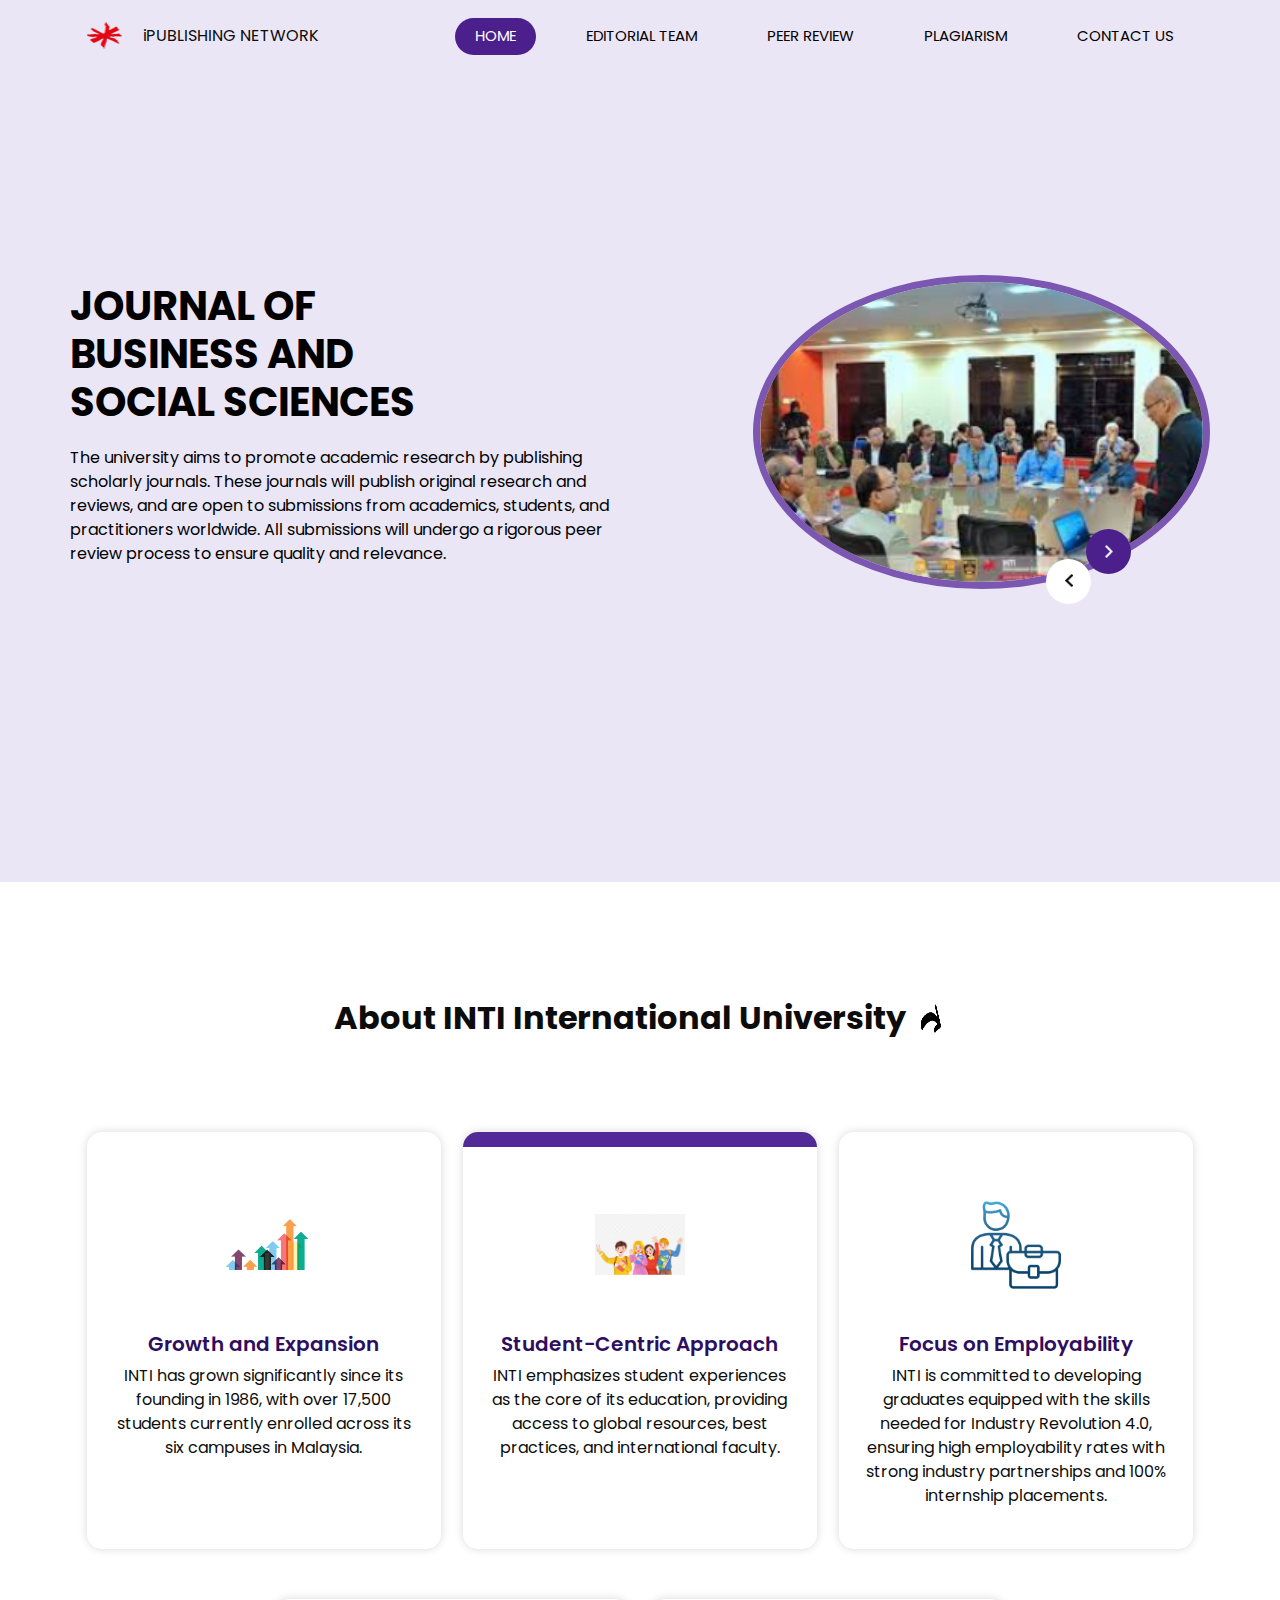
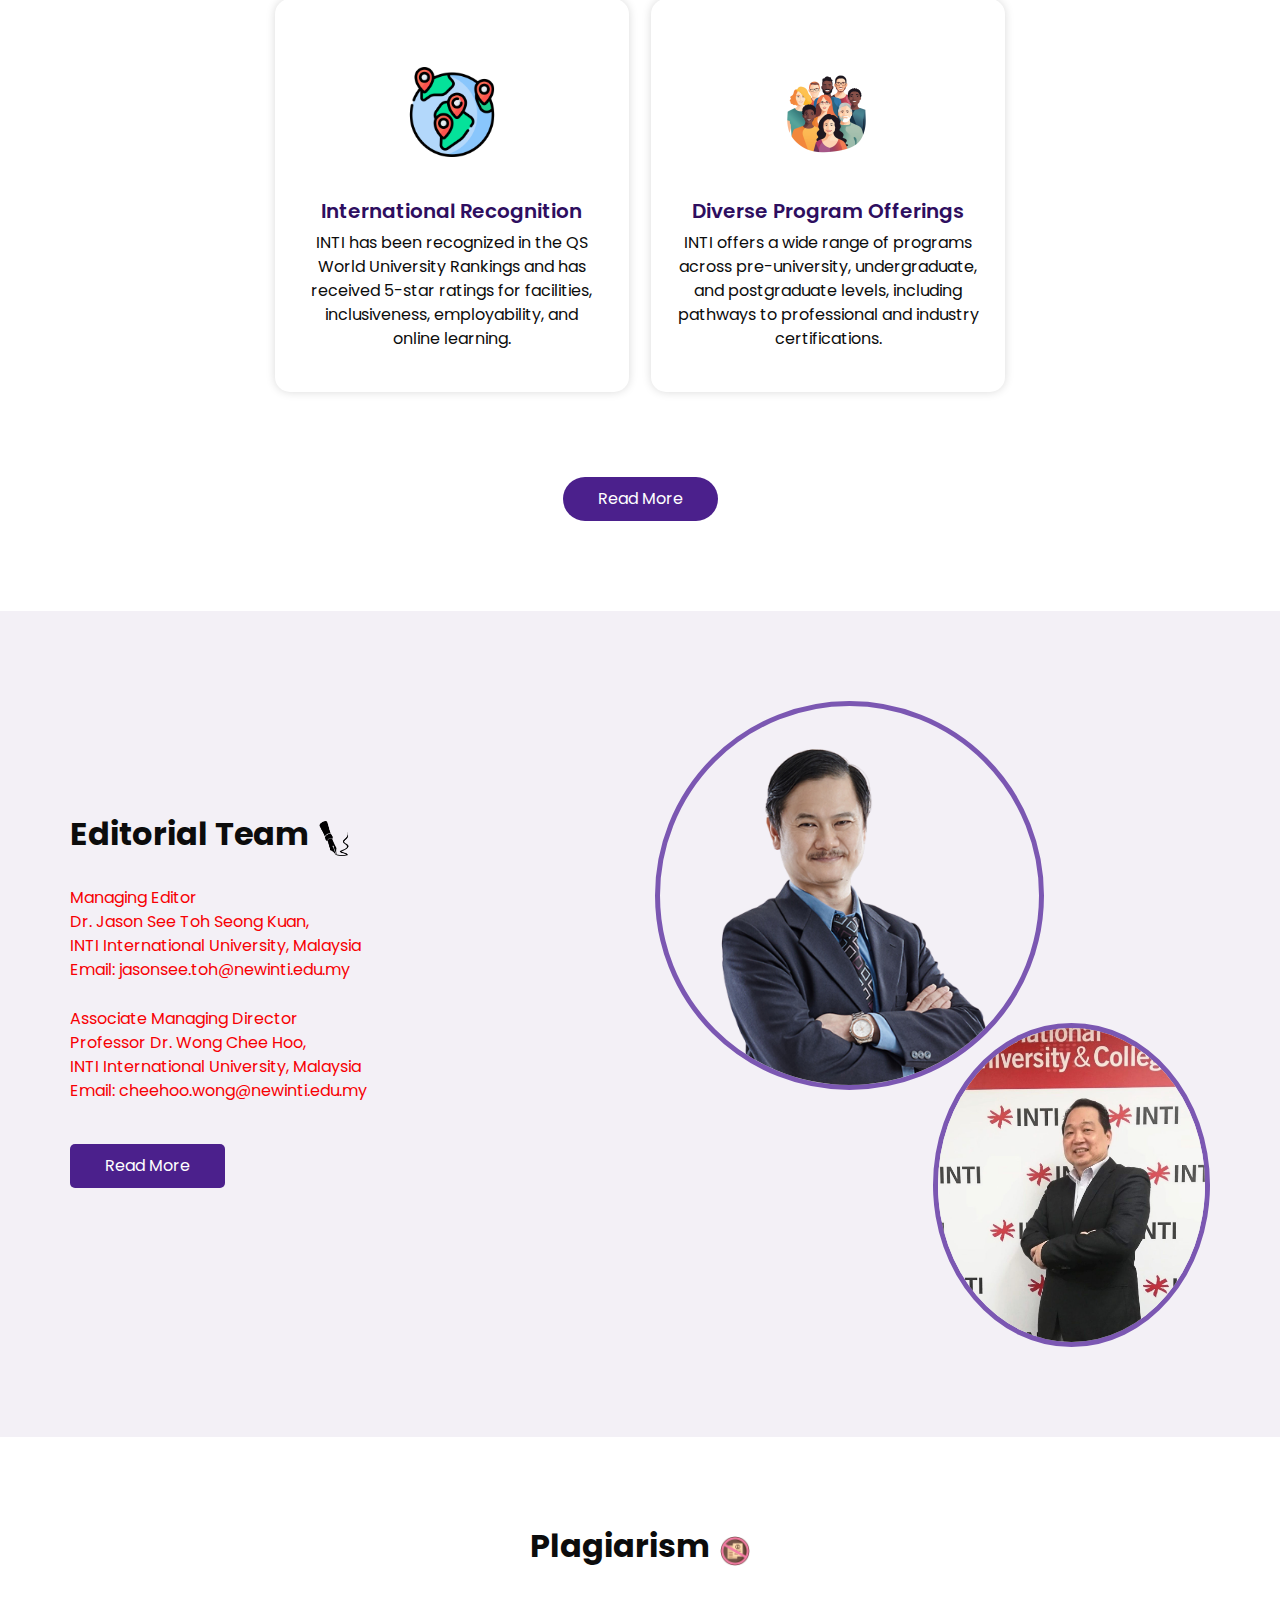
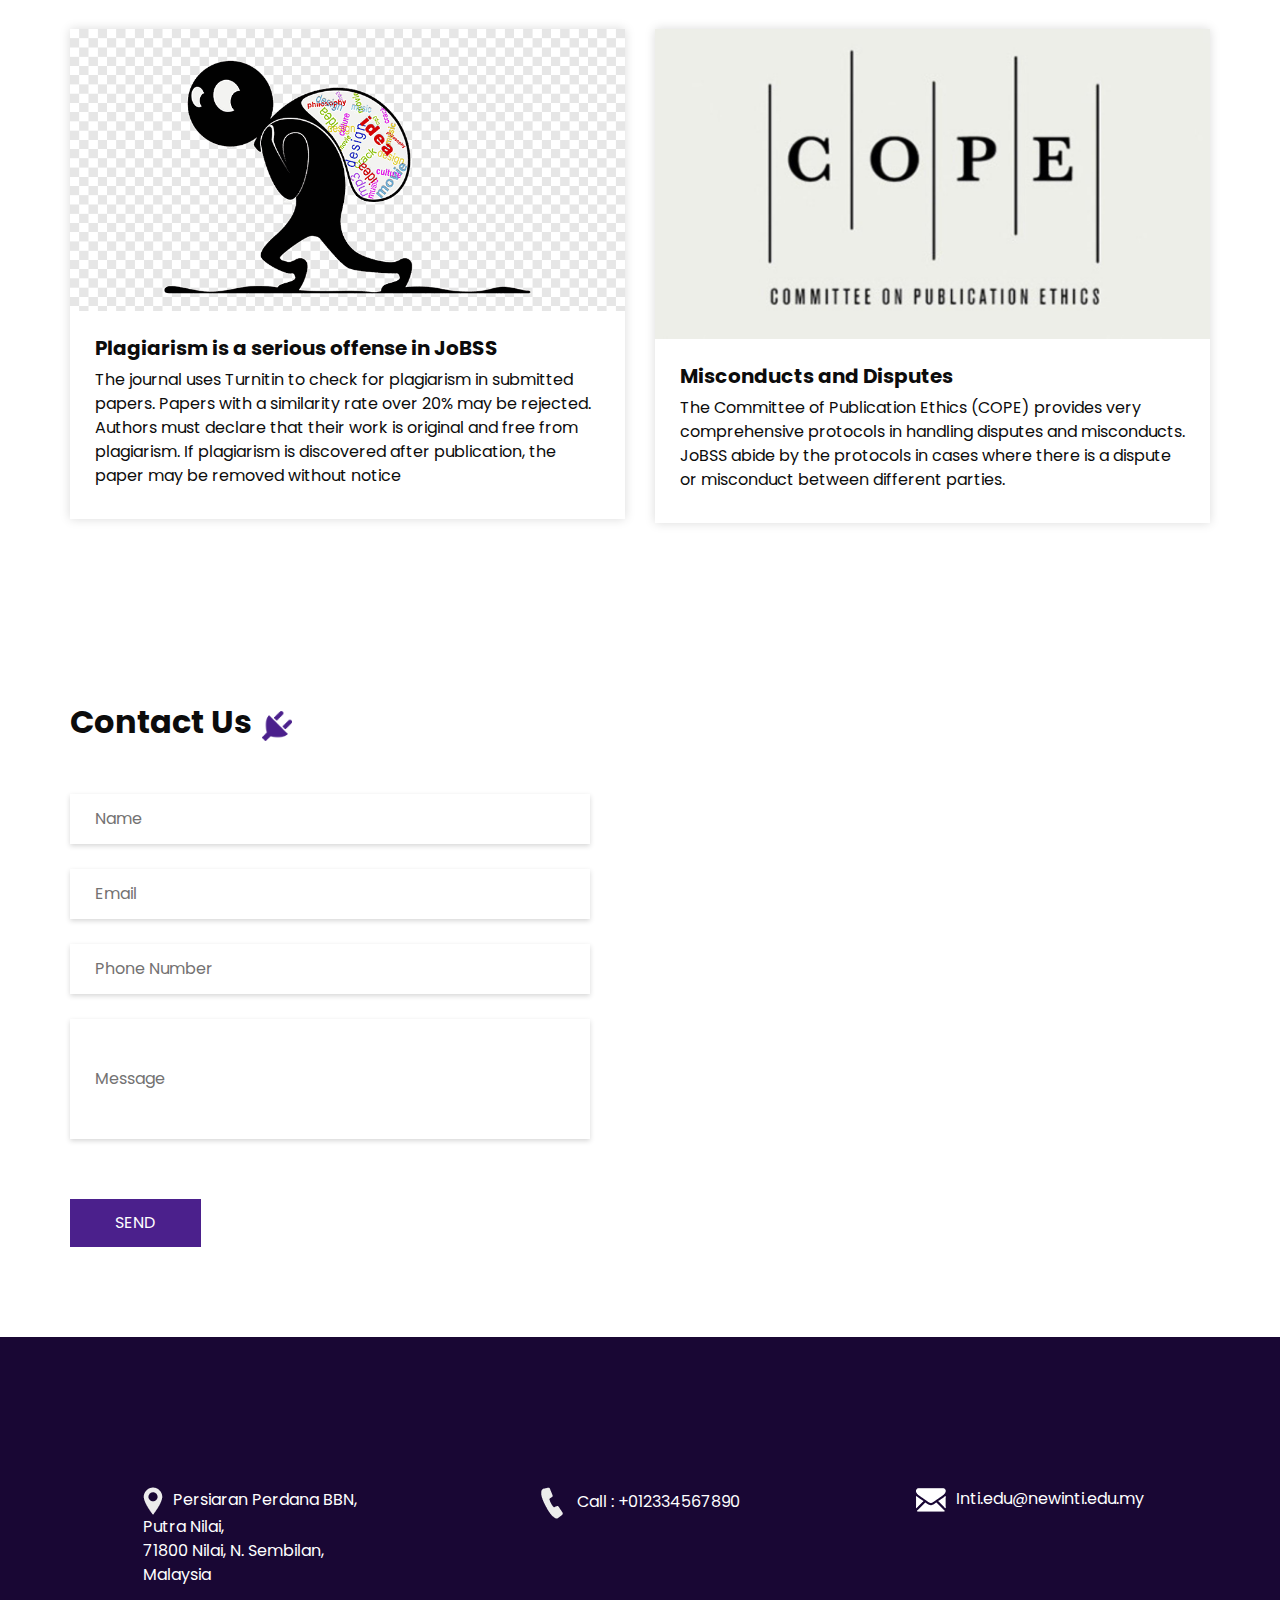
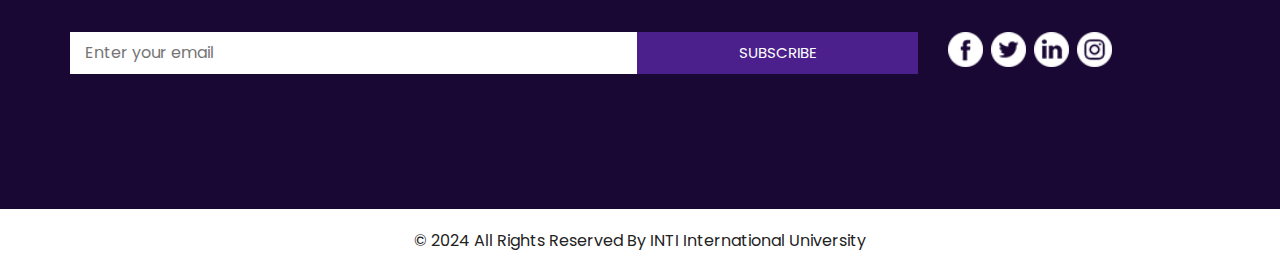
<file: index.html>
<!DOCTYPE html>
<html>

<head>

<!-- Google tag (gtag.js) -->
<script async src="https://www.googletagmanager.com/gtag/js?id=G-LF225X9760"></script>
<script>
  window.dataLayer = window.dataLayer || [];
  function gtag(){dataLayer.push(arguments);}
  gtag('js', new Date());

  gtag('config', 'G-LF225X9760');
</script>
	
  <!-- Basic -->
  <meta charset="utf-8" />
  <meta http-equiv="X-UA-Compatible" content="IE=edge" />
  <!-- Mobile Metas -->
  <meta name="viewport" content="width=device-width, initial-scale=1, shrink-to-fit=no" />
  <!-- Site Metas -->
  <meta name="keywords" content="" />
  <meta name="description" content="" />
  <meta name="author" content="" />

  <title>Page 1</title>

  <!-- slider stylesheet -->
  <link rel="stylesheet" type="text/css" href="https://cdnjs.cloudflare.com/ajax/libs/OwlCarousel2/2.1.3/assets/owl.carousel.min.css" />

  <!-- bootstrap core css -->
  <link rel="stylesheet" type="text/css" href="css/bootstrap.css" />

  <!-- fonts style -->
  <link href="https://fonts.googleapis.com/css?family=Poppins:400,600,700&display=swap" rel="stylesheet">
  <!-- Custom styles for this template -->
  <link href="css/style.css" rel="stylesheet" />
  <!-- responsive style -->
  <link href="css/responsive.css" rel="stylesheet" />
<script type="text/javascript">
function MM_goToURL() { //v3.0
  var i, args=MM_goToURL.arguments; document.MM_returnValue = false;
  for (i=0; i<(args.length-1); i+=2) eval(args[i]+".location='"+args[i+1]+"'");
}
  </script>
</head>

<body>

  <div class="hero_area">
    <!-- header section strats -->
    <header class="header_section">
      <div class="container">
        <nav class="navbar navbar-expand-lg custom_nav-container ">
          <a class="navbar-brand" href="index.html"><a class="navbar-brand" href="index.html"><img src="images/inti_logo.png" width="30" height="28" alt=""/></a><span>
            iPUBLISHING NETWORK
          </span>
          </a>
          <button class="navbar-toggler" type="button" data-toggle="collapse" data-target="#navbarSupportedContent" aria-controls="navbarSupportedContent" aria-expanded="false" aria-label="Toggle navigation">
            <span class="s-1"> </span>
            <span class="s-2"> </span>
            <span class="s-3"> </span>
          </button>

          <div class="collapse navbar-collapse" id="navbarSupportedContent">
            <div class="d-flex ml-auto flex-column flex-lg-row align-items-center">
              <ul class="navbar-nav  ">
                <li class="nav-item active">
                  <a class="nav-link" href="home.html">Home <span class="sr-only">(current)</span></a>
                </li>
                <li class="nav-item">
                  <a class="nav-link" href="editorial.html"> Editorial team</a>
                </li>
                <li class="nav-item">
                  <a class="nav-link" href="peer review.html"> Peer Review </a>
                </li>
                <li class="nav-item">
                  <a class="nav-link" href="plagiarism.html"> Plagiarism </a>
                </li>
                <li class="nav-item">
                  <a class="nav-link" href="contact.html">Contact Us </a>
                </li>
              </ul>
            </div>
          </div>
        </nav>
      </div>
    </header>
    <!-- end header section -->
    <!-- slider section -->
    <section class=" slider_section ">
      <div class="container">
        <div class="row">
          <div class="col-md-6 ">
            <div class="detail_box" onfocus="MM_goToURL('parent','http://ipublishing.intimal.edu.my/Contact.html#');return document.MM_returnValue">
              <h1>
                Journal of <br>
                Business and  <br>
                Social Sciences
              </h1>
              <p>
                The university aims to promote academic research by publishing scholarly journals. These journals will publish original research and reviews, and are open to submissions from academics, students, and practitioners worldwide. All submissions will undergo a rigorous peer review process to ensure quality and relevance.
              </p>
             
                
            </div>
          </div>
          <div class="col-lg-5 col-md-6 offset-lg-1">
            <div class="img_content">
              <div class="img_container">
                <div id="carouselExampleControls" class="carousel slide" data-ride="carousel">
                  <div class="carousel-inner">
                    <div class="carousel-item active">
                      <div class="img-box">
                        <img src="images/conference image.jpg" width="350" height="300" alt=""/>
                      </div>
                    </div>
                    <div class="carousel-item">
                      <div class="img-box">
                        <img src="images/gearhead.jpg" alt="">
                      </div>
                    </div>
                    <div class="carousel-item">
                      <div class="img-box">
                        <img src="images/slider-img.jpg" alt="">
                      </div>
                    </div>
                  </div>
                </div>
              </div>
              <a class="carousel-control-prev" href="#carouselExampleControls" role="button" data-slide="prev">
                <span class="sr-only">Previous</span>
              </a>
              <a class="carousel-control-next" href="#carouselExampleControls" role="button" data-slide="next">
                <span class="sr-only">Next</span>
              </a>
            </div>

          </div>
        </div>
      </div>
    </section>
    <!-- end slider section -->
  </div>


  <!-- service section -->
  <section class="service_section layout_padding">
    <div class="container">
      <div class="heading_container">
        <h2>
          About INTI International University
        </h2>
<img src="images/arrow.png" width="150" height="100" alt=""/>
      </div>

      <div class="service_container">
        <div class="box">
          <div class="img-box">
            <img src="images/growth.png" class="img1" alt="">
          </div>
          <div class="detail-box">
            <h5>
              Growth and Expansion
            </h5>
            <p>
              INTI has grown significantly since its founding in 1986, with over 17,500 students currently enrolled across its six campuses in Malaysia.
            </p>
          </div>
        </div>
        <div class="box active">
          <div class="img-box">
            <img src="images/students.png" class="img1" alt="">
          </div>
          <div class="detail-box">
            <h5>
             Student-Centric Approach

            </h5>
            <p>
              INTI emphasizes student experiences as the core of its education, providing access to global resources, best practices, and international faculty.
            </p>
          </div>
        </div>
        <div class="box">
          <div class="img-box">
            <img src="images/employability.png" class="img1" alt="">
          </div>
          <div class="detail-box">
            <h5>
              Focus on Employability
            </h5>
            <p>
              INTI is committed to developing graduates equipped with the skills needed for Industry Revolution 4.0, ensuring high employability rates with strong industry partnerships and 100% internship placements.
            </p>
          </div>
        </div>
        <div class="box ">
          <div class="img-box">
            <img src="images/international.png" class="img1" alt="">
          </div>
          <div class="detail-box">
            <h5>
              International Recognition
            </h5>
            <p>
              INTI has been recognized in the QS World University Rankings and has received 5-star ratings for facilities, inclusiveness, employability, and online learning.
            </p>
          </div>
        </div>
        <div class="box">
          <div class="img-box">
            <img src="images/diverse.png" class="img1" alt="">
          </div>
          <div class="detail-box">
            <h5>
              Diverse Program Offerings
            </h5>
            <p>
              INTI offers a wide range of programs across pre-university, undergraduate, and postgraduate levels, including pathways to professional and industry certifications.
            </p>
          </div>
        </div>
      </div>
      <div class="btn-box">
        <a href="">
          Read More
        </a>
      </div>
    </div>
  </section>
  <!-- end service section -->

  <!-- about section -->
  <section class="about_section layout_padding">
    <div class="container">
      <div class="row">
        <div class="col-md-6">
          <div class="detail-box">
            <div class="heading_container">
              <h2>
                Editorial Team
              </h2>
<img src="images/pen.png" width="512" height="35" alt=""/>
            </div>
            <p> Managing Editor <br>
              Dr. Jason See Toh Seong Kuan, <br>
              INTI International University, Malaysia <br>
            Email: jasonsee.toh@newinti.edu.my</p>
            <p>Associate Managing Director<br>
              Professor Dr. Wong Chee Hoo, <br>
              INTI International University, Malaysia <br>
            Email: cheehoo.wong@newinti.edu.my &nbsp;</p>
<a href="">
            Read More
          </a>
          </div>
        </div>
        <div class="col-md-6">
          <div class="img_container">
            <div class="img-box b1">
              <img src="images/dr jason.png" alt="" />
            </div>
            <div class="img-box b2">
              <img src="images/dr wong.jpg" alt="" />
            </div>
          </div>

        </div>

      </div>
    </div>
  </section>

  <!-- end about section -->




  <!-- blog section -->

  <section class="blog_section layout_padding">
    <div class="container">
      <div class="heading_container">
        <h2>
          Plagiarism
        </h2>
        <img src="../../images/plagiarism icon.png" alt="">
      </div>
      <div class="row">
        <div class="col-md-6">
          <div class="box">
            <div class="img-box">
              <img src="images/plagiarism icn.png" alt="">
            </div>
            <div class="detail-box">
              <h5>
               Plagiarism is a serious offense in JoBSS
              </h5>
              <p>
                The journal uses Turnitin to check for plagiarism in submitted papers. Papers with a similarity rate over 20% may be rejected. Authors must declare that their work is original and free from plagiarism. If plagiarism is discovered after publication, the paper may be removed without notice
              </p>
            </div>
          </div>
        </div>
        <div class="col-md-6">
          <div class="box">
            <div class="img-box">
              <img src="images/COPE.jpg" alt="">
            </div>
            <div class="detail-box">
              <h5>
                Misconducts and Disputes
              </h5>
              <p>
                The Committee of Publication Ethics (COPE) provides very comprehensive protocols in handling disputes and misconducts. JoBSS abide by the protocols in cases where there is a dispute or misconduct between different parties.
				



              </p>
            </div>
          </div>
        </div>
      </div>
    </div>
  </section>

  <!-- end blog section -->



  <!-- contact section -->

  <section class="contact_section layout_padding">
    <div class="container ">
      <div class="heading_container">
        <h2>
          Contact Us
        </h2>
        <img src="images/plug.png" alt="">
      </div>
    </div>
    <div class="container">
      <div class="row">
        <div class="col-md-6">
          <form action="">
            <div>
              <input type="text" placeholder="Name" />
            </div>
            <div>
              <input type="email" placeholder="Email" />
            </div>
            <div>
              <input type="text" placeholder="Phone Number" />
            </div>
            <div>
              <input type="text" class="message-box" placeholder="Message" />
            </div>
            <div class="d-flex ">
              <button>
                SEND
              </button>
            </div>
          </form>
        </div>
        <div class="col-md-6">
          <div class="map_container">
            <div class="map-responsive">
              <iframe src="https://www.google.com/maps/embed?pb=!1m18!1m12!1m3!1d255011.66766472402!2d101.51022093075315!3d2.9426830968451645!2m3!1f0!2f0!3f0!3m2!1i1024!2i768!4f13.1!3m3!1m2!1s0x31cdc6dc172c2901%3A0x36e15bc4efe6ea!2sINTI%20International%20University!5e0!3m2!1sen!2smy!4v1729737413200!5m2!1sen!2smy" width="600" height="450" style="border:0;" allowfullscreen="" loading="lazy" referrerpolicy="no-referrer-when-downgrade"></iframe>
            </div>
          </div>
        </div>
      </div>
    </div>
  </section>

  <!-- end contact section -->


  <!-- info section -->

  <section class="info_section layout_padding">
    <div class="container">
      <div class="info_contact">
        <div class="row">
          <div class="col-md-4">
            <a href="">
              <img src="images/location-white.png" alt="">Persiaran Perdana BBN,<br>
              Putra Nilai,<br>
              71800 Nilai, N. Sembilan,<br>
              Malaysia</a>
          </div>
          <div class="col-md-4">
            <a href="">
              <img src="images/telephone-white.png" alt="">
              <span>
                Call : +012334567890
              </span>
            </a>
          </div>
          <div class="col-md-4">
            <a href="">
              <img src="images/envelope-white.png" alt="">Inti.edu@newinti.edu.my
</a>
          </div>
        </div>
      </div>
      <div class="row">
        <div class="col-md-8 col-lg-9">
          <div class="info_form">
            <form action="">
              <input type="text" placeholder="Enter your email">
              <button>
                subscribe
              </button>
            </form>
          </div>
        </div>
        <div class="col-md-4 col-lg-3">
          <div class="info_social">
            <div>
              <a href="https://www.facebook.com/INTI.International.University.Malaysia/?locale=ms_MY">
                <img src="images/fb.png" alt="">
              </a>
            </div>
            <div>
              <a href="https://x.com/inti_edu?s=21">
                <img src="images/twitter.png" alt="">
              </a>
            </div>
            <div>
              <a href="https://my.linkedin.com/company/inti-international-university-malaysia">
                <img src="images/linkedin.png" alt="">
              </a>
            </div>
            <div>
              <a href="https://www.instagram.com/inti_edu/?hl=en">
                <img src="images/instagram.png" alt="">
              </a>
            </div>
          </div>
        </div>
      </div>

    </div>
  </section>

  <!-- end info section -->

  <!-- footer section -->
  <footer class="container-fluid footer_section">
    <div class="container">
      <div class="row">
        <div class="col-lg-7 col-md-9 mx-auto">
          <p>
            &copy; 2024 All Rights Reserved By INTI International University</p>
        </div>
      </div>
    </div>
  </footer>
  <!-- footer section -->


  <script src="js/jquery-3.4.1.min.js"></script>
  <script src="js/bootstrap.js"></script>

</body>

</html>
</file>
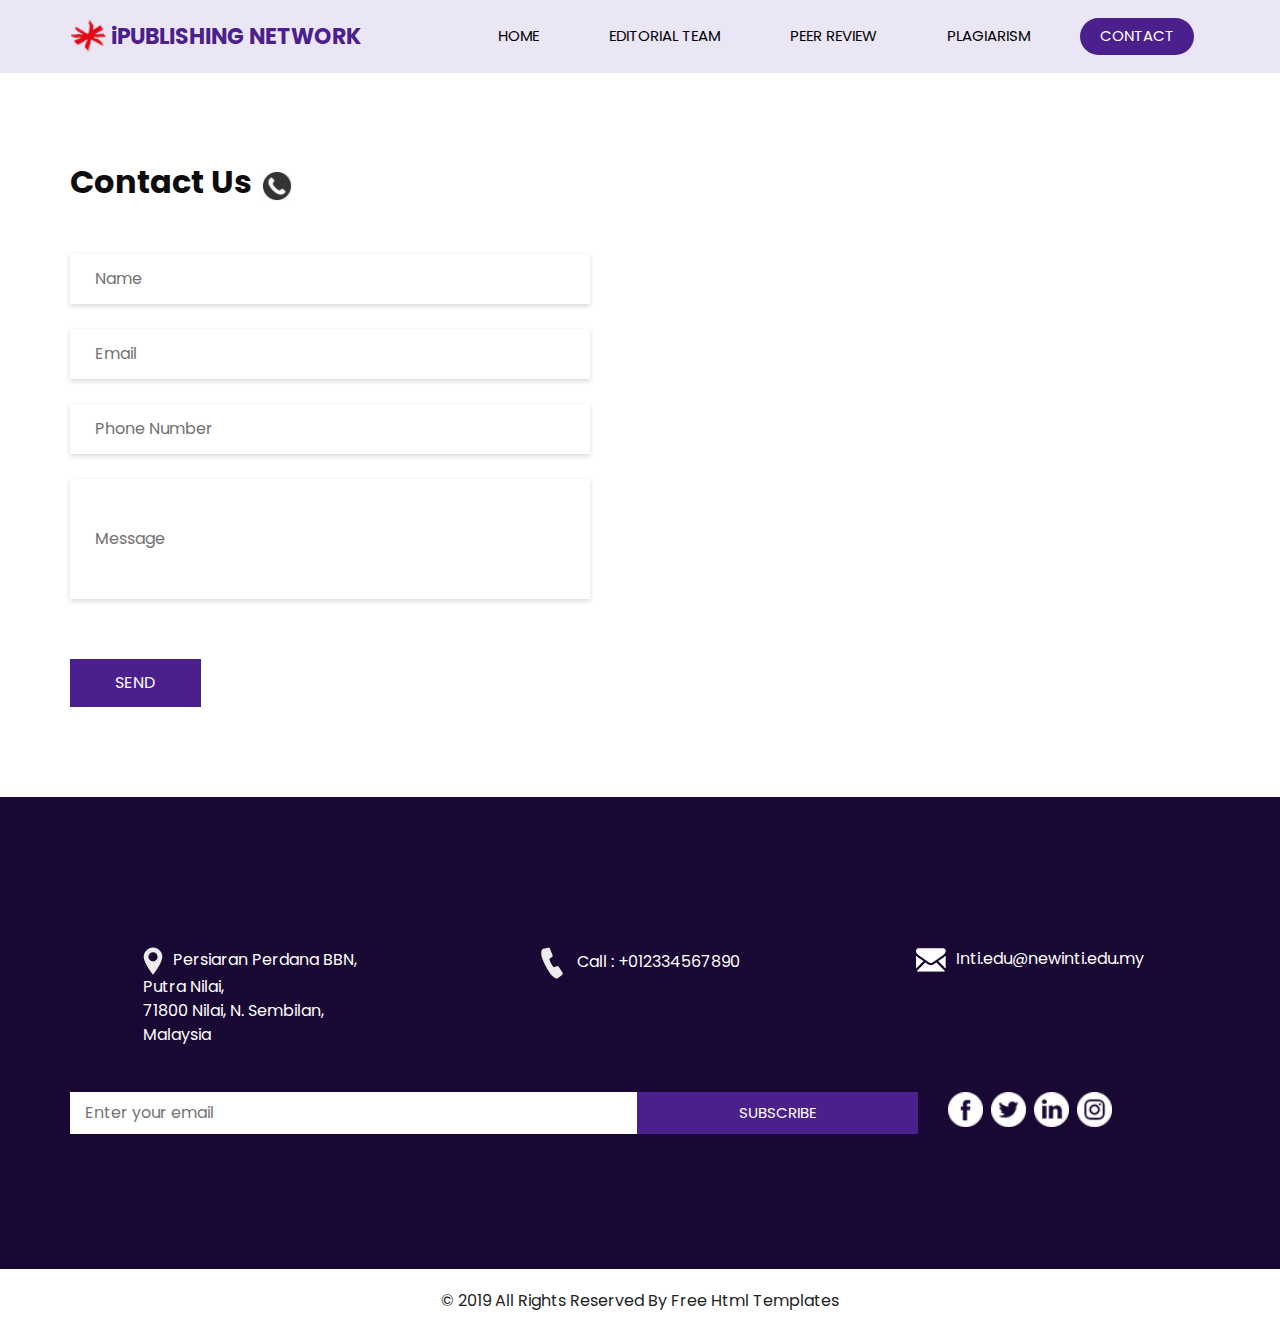
<file: contact.html>
<!DOCTYPE html>
<html>

<head>

<!-- Google tag (gtag.js) -->
<script async src="https://www.googletagmanager.com/gtag/js?id=G-LF225X9760"></script>
<script>
  window.dataLayer = window.dataLayer || [];
  function gtag(){dataLayer.push(arguments);}
  gtag('js', new Date());

  gtag('config', 'G-LF225X9760');
</script>
	
  <!-- Basic -->
  <meta charset="utf-8" />
  <meta http-equiv="X-UA-Compatible" content="IE=edge" />
  <!-- Mobile Metas -->
  <meta name="viewport" content="width=device-width, initial-scale=1, shrink-to-fit=no" />
  <!-- Site Metas -->
  <meta name="keywords" content="" />
  <meta name="description" content="" />
  <meta name="author" content="" />

  <title>Page 5</title>

  <!-- slider stylesheet -->
  <link rel="stylesheet" type="text/css" href="https://cdnjs.cloudflare.com/ajax/libs/OwlCarousel2/2.1.3/assets/owl.carousel.min.css" />

  <!-- bootstrap core css -->
  <link rel="stylesheet" type="text/css" href="css/bootstrap.css" />

  <!-- fonts style -->
  <link href="https://fonts.googleapis.com/css?family=Poppins:400,600,700&display=swap" rel="stylesheet">
  <!-- Custom styles for this template -->
  <link href="css/style.css" rel="stylesheet" />
  <!-- responsive style -->
  <link href="css/responsive.css" rel="stylesheet" />
</head>

<body class="sub_page">

  <div class="hero_area">
    <!-- header section strats -->
    <header class="header_section">
      <div class="container">
        <nav class="navbar navbar-expand-lg custom_nav-container ">
          <a class="navbar-brand" href="index.html">
            <img src="images/inti_logo.png" alt="">
            <span>
             iPUBLISHING NETWORK
            </span>
          </a>
          <button class="navbar-toggler" type="button" data-toggle="collapse" data-target="#navbarSupportedContent" aria-controls="navbarSupportedContent" aria-expanded="false" aria-label="Toggle navigation">
            <span class="s-1"> </span>
            <span class="s-2"> </span>
            <span class="s-3"> </span>
          </button>

          <div class="collapse navbar-collapse" id="navbarSupportedContent">
            <div class="d-flex ml-auto flex-column flex-lg-row align-items-center">
              <ul class="navbar-nav  ">
                <li class="nav-item ">
                  <a class="nav-link" href="index.html">Home <span class="sr-only">(current)</span></a>
                </li>
                <li class="nav-item">
                  <a class="nav-link" href="editorial.html"> Editorial Team</a>
                </li>
                <li class="nav-item">
                  <a class="nav-link" href="peer review.html"> Peer Review </a>
                </li>
                <li class="nav-item">
                  <a class="nav-link" href="plagiarism.html"> Plagiarism </a>
                </li>
                <li class="nav-item active">
                  <a class="nav-link" href="contact.html">Contact </a>
                </li>
              </ul>
            </div>
          </div>
        </nav>
      </div>
    </header>
    <!-- end header section -->
  </div>


  <!-- contact section -->

  <section class="contact_section layout_padding">
    <div class="container ">
      <div class="heading_container">
        <h2>
          Contact Us
        </h2>
        <img src="images/contact icn.jpg" alt="">
      </div>
    </div>
    <div class="container">
      <div class="row">
        <div class="col-md-6">
          <form action="">
            <div>
              <input type="text" placeholder="Name" />
            </div>
            <div>
              <input type="email" placeholder="Email" />
            </div>
            <div>
              <input type="text" placeholder="Phone Number" />
            </div>
            <div>
              <input type="text" class="message-box" placeholder="Message" />
            </div>
            <div class="d-flex ">
              <button>
                SEND
              </button>
            </div>
          </form>
        </div>
        <div class="col-md-6">
          <div class="map_container">
            <div class="map-responsive">
              <iframe src="https://www.google.com/maps/embed?pb=!1m18!1m12!1m3!1d255011.66766472402!2d101.51022093075315!3d2.9426830968451645!2m3!1f0!2f0!3f0!3m2!1i1024!2i768!4f13.1!3m3!1m2!1s0x31cdc6dc172c2901%3A0x36e15bc4efe6ea!2sINTI%20International%20University!5e0!3m2!1sen!2smy!4v1729737413200!5m2!1sen!2smy" width="600" height="450" style="border:0;" allowfullscreen="" loading="lazy" referrerpolicy="no-referrer-when-downgrade"></iframe>
            </div>
          </div>
        </div>
      </div>
    </div>
  </section>

  <!-- end contact section -->


  <!-- info section -->

  <section class="info_section layout_padding">
    <div class="container">
      <div class="info_contact">
        <div class="row">
          <div class="col-md-4">
            <a href="">
              <img src="images/location-white.png" alt="">Persiaran Perdana BBN,<br>
Putra Nilai,<br>
71800 Nilai, N. Sembilan,<br>
Malaysia</a>
          </div>
          <div class="col-md-4">
            <a href="">
              <img src="images/telephone-white.png" alt="">
              <span>
                Call : +012334567890
              </span>
            </a>
          </div>
          <div class="col-md-4">
            <a href="">
              <img src="images/envelope-white.png" alt="">Inti.edu@newinti.edu.my
</a>
          </div>
        </div>
      </div>
      <div class="row">
        <div class="col-md-8 col-lg-9">
          <div class="info_form">
            <form action="">
              <input type="text" placeholder="Enter your email">
              <button>
                subscribe
              </button>
            </form>
          </div>
        </div>
        <div class="col-md-4 col-lg-3">
          <div class="info_social">
            <div>
              <a href="">
                <img src="images/fb.png" alt="">
              </a>
            </div>
            <div>
              <a href="https://x.com/inti_edu?s=21">
                <img src="images/twitter.png" alt="">
              </a>
            </div>
            <div>
              <a href="https://my.linkedin.com/company/inti-international-university-malaysia">
                <img src="images/linkedin.png" alt="">
              </a>
            </div>
            <div>
              <a href="https://www.instagram.com/inti_edu/?hl=en">
                <img src="images/instagram.png" alt="">
              </a>
            </div>
          </div>
        </div>
      </div>

    </div>
  </section>

  <!-- end info section -->

  <!-- footer section -->
  <footer class="container-fluid footer_section">
    <div class="container">
      <div class="row">
        <div class="col-lg-7 col-md-9 mx-auto">
          <p>
            &copy; 2019 All Rights Reserved By
            <a href="https://html.design/">Free Html Templates</a>
          </p>
        </div>
      </div>
    </div>
  </footer>
  <!-- footer section -->


  <script src="js/jquery-3.4.1.min.js"></script>
  <script src="js/bootstrap.js"></script>

</body>

</html>
</file>
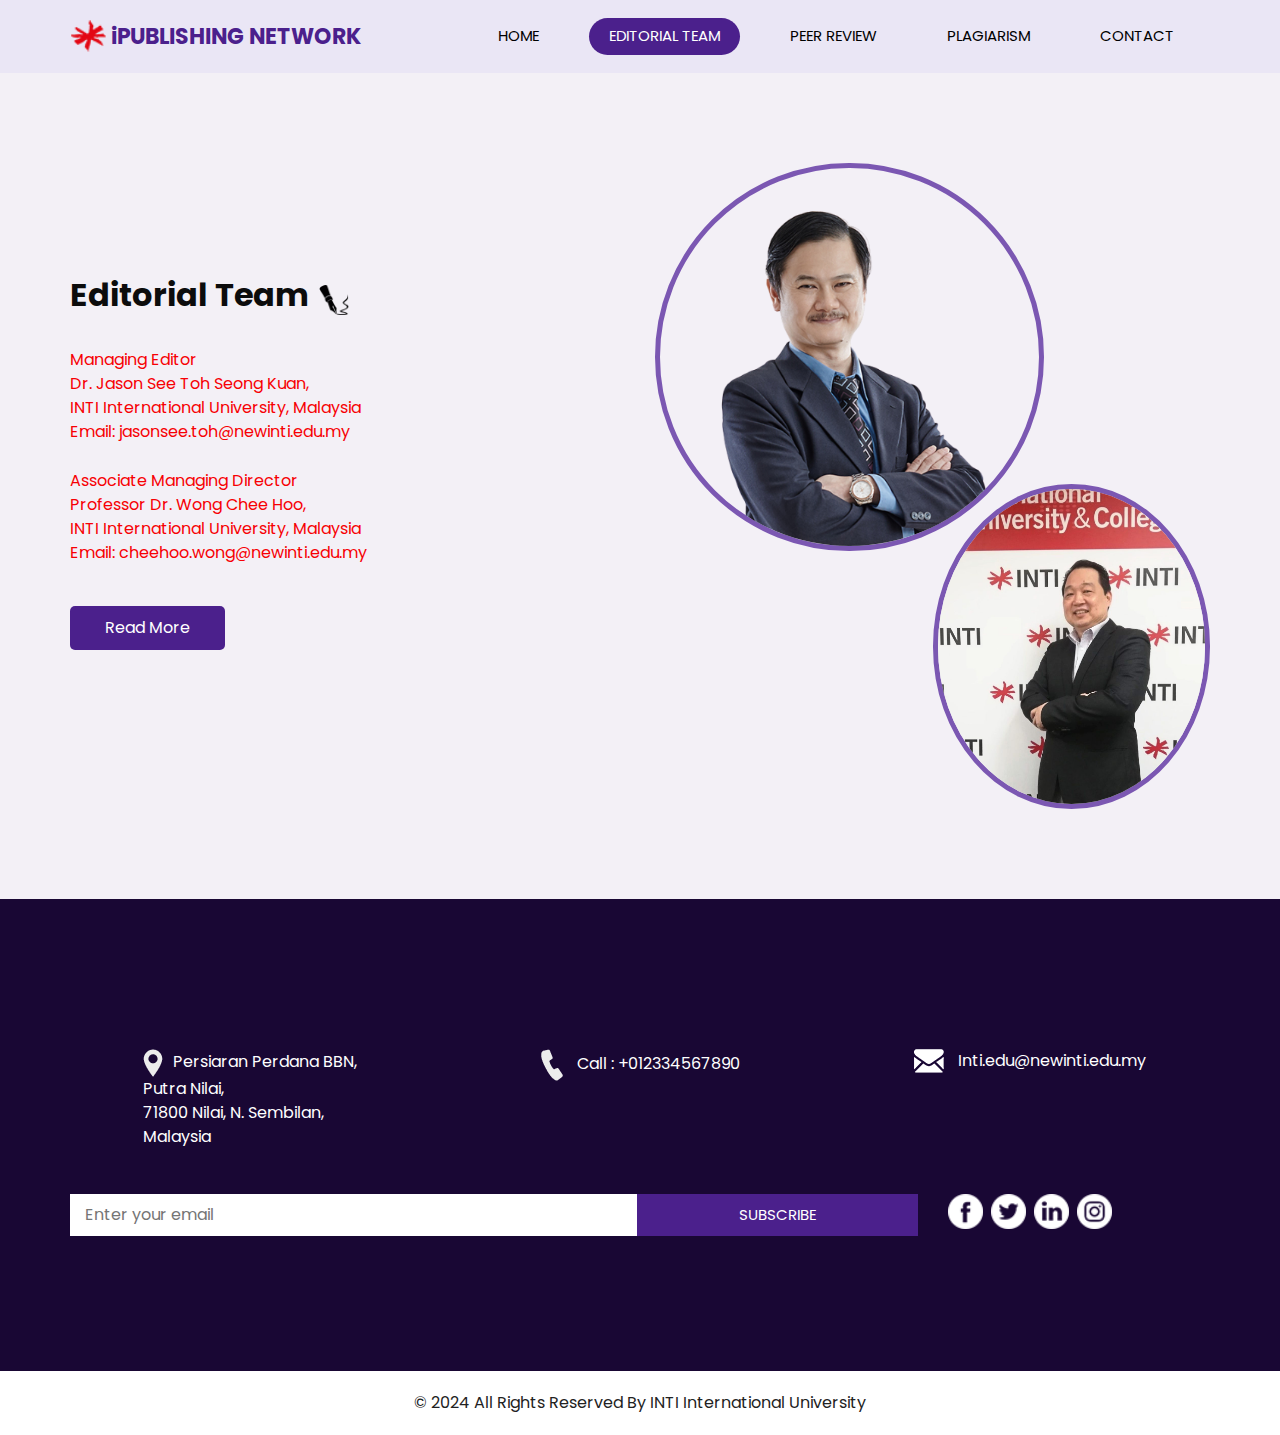
<file: editorial.html>
<!DOCTYPE html>
<html>

<head>

<!-- Google tag (gtag.js) -->
<script async src="https://www.googletagmanager.com/gtag/js?id=G-LF225X9760"></script>
<script>
  window.dataLayer = window.dataLayer || [];
  function gtag(){dataLayer.push(arguments);}
  gtag('js', new Date());

  gtag('config', 'G-LF225X9760');
</script>

  <!-- Basic -->
  <meta charset="utf-8" />
  <meta http-equiv="X-UA-Compatible" content="IE=edge" />
  <!-- Mobile Metas -->
  <meta name="viewport" content="width=device-width, initial-scale=1, shrink-to-fit=no" />
  <!-- Site Metas -->
  <meta name="keywords" content="" />
  <meta name="description" content="" />
  <meta name="author" content="" />

  <title>PAGE 2</title>

  <!-- slider stylesheet -->
  <link rel="stylesheet" type="text/css" href="https://cdnjs.cloudflare.com/ajax/libs/OwlCarousel2/2.1.3/assets/owl.carousel.min.css" />

  <!-- bootstrap core css -->
  <link rel="stylesheet" type="text/css" href="css/bootstrap.css" />

  <!-- fonts style -->
  <link href="https://fonts.googleapis.com/css?family=Poppins:400,600,700&display=swap" rel="stylesheet">
  <!-- Custom styles for this template -->
  <link href="css/style.css" rel="stylesheet" />
  <!-- responsive style -->
  <link href="css/responsive.css" rel="stylesheet" />
</head>

<body class="sub_page">

  <div class="hero_area">
    <!-- header section strats -->
    <header class="header_section">
      <div class="container">
        <nav class="navbar navbar-expand-lg custom_nav-container ">
          <a class="navbar-brand" href="index.html">
            <img src="../../images/inti_logo.png" alt="">
            <span>
              iPUBLISHING NETWORK
            </span>
          </a>
          <button class="navbar-toggler" type="button" data-toggle="collapse" data-target="#navbarSupportedContent" aria-controls="navbarSupportedContent" aria-expanded="false" aria-label="Toggle navigation">
            <span class="s-1"> </span>
            <span class="s-2"> </span>
            <span class="s-3"> </span>
          </button>

          <div class="collapse navbar-collapse" id="navbarSupportedContent">
            <div class="d-flex ml-auto flex-column flex-lg-row align-items-center">
              <ul class="navbar-nav  ">
                <li class="nav-item ">
                  <a class="nav-link" href="index.html">Home <span class="sr-only">(current)</span></a>
                </li>
                <li class="nav-item active">
                  <a class="nav-link" href="editorial.html"> Editorial Team</a>
                </li>
                <li class="nav-item">
                  <a class="nav-link" href="peer review.html"> Peer Review </a>
                </li>
                <li class="nav-item">
                  <a class="nav-link" href="plagiarism.html"> Plagiarism </a>
                </li>
                <li class="nav-item">
                  <a class="nav-link" href="contact.html">Contact </a>
                </li>
              </ul>
            </div>
          </div>
        </nav>
      </div>
    </header>
    <!-- end header section -->
  </div>



  <!-- about section -->
  <section class="about_section layout_padding">
    <div class="container">
      <div class="row">
        <div class="col-md-6">
          <div class="detail-box">
            <div class="heading_container">
              <h2>Editorial Team</h2>
              <img src="images/pen.png" alt="">
            </div>
            <p>Managing Editor <br>
Dr. Jason See Toh Seong Kuan, <br>
INTI International University, Malaysia <br>
Email: jasonsee.toh@newinti.edu.my</p>
            <p>Associate Managing Director<br>
              Professor Dr. Wong Chee Hoo, <br>
              INTI International University, Malaysia <br>
              Email: cheehoo.wong@newinti.edu.my</p>
            <a href="">
              Read More
            </a>
          </div>
        </div>
        <div class="col-md-6">
          <div class="img_container">
            <div class="img-box b1">
              <img src="images/dr jason.png" alt="" />
            </div>
            <div class="img-box b2">
              <img src="images/dr wong.jpg" alt="" />
            </div>
          </div>

        </div>

      </div>
    </div>
  </section>

  <!-- end about section -->

  <!-- info section -->

  <section class="info_section layout_padding">
    <div class="container">
      <div class="info_contact">
        <div class="row">
          <div class="col-md-4">
            <a href="">
              <img src="images/location-white.png" alt="">Persiaran Perdana BBN,<br>
Putra Nilai,<br>
71800 Nilai, N. Sembilan,<br>
Malaysia</a></div><div class="col-md-4">
            <a href="">
              <img src="images/telephone-white.png" alt="">
              <span>
              Call : </span>+012334567890<span> </span>
            </a>
          </div>
          <div class="col-md-4">
            <a href="">
              <img src="images/envelope-white.png" alt="">
              <span>
                Inti.edu@newinti.edu.my
              </span>
            </a>
          </div>
        </div>
      </div>
      <div class="row">
        <div class="col-md-8 col-lg-9">
          <div class="info_form">
            <form action="">
              <input type="text" placeholder="Enter your email">
              <button>
                subscribe
              </button>
            </form>
          </div>
        </div>
        <div class="col-md-4 col-lg-3">
          <div class="info_social">
            <div>
              <a href="https://www.facebook.com/INTI.International.University.Malaysia/?locale=ms_MY">
                <img src="images/fb.png" alt="">
              </a>
            </div>
            <div>
              <a href="https://x.com/inti_edu?s=21">
                <img src="images/twitter.png" alt="">
              </a>
            </div>
            <div>
              <a href="https://my.linkedin.com/company/inti-international-university-malaysia">
                <img src="images/linkedin.png" alt="">
              </a>
            </div>
            <div>
              <a href="https://www.instagram.com/inti_edu/?hl=en">
                <img src="images/instagram.png" alt="">
              </a>
            </div>
          </div>
        </div>
      </div>

    </div>
  </section>

  <!-- end info section -->

  <!-- footer section -->
  <footer class="container-fluid footer_section">
    <div class="container">
      <div class="row">
        <div class="col-lg-7 col-md-9 mx-auto">
          <p>
            &copy; 2024 All Rights Reserved By INTI International University</p>
        </div>
      </div>
    </div>
  </footer>
  <!-- footer section -->


  <script src="js/jquery-3.4.1.min.js"></script>
  <script src="js/bootstrap.js"></script>

</body>

</html>
</file>
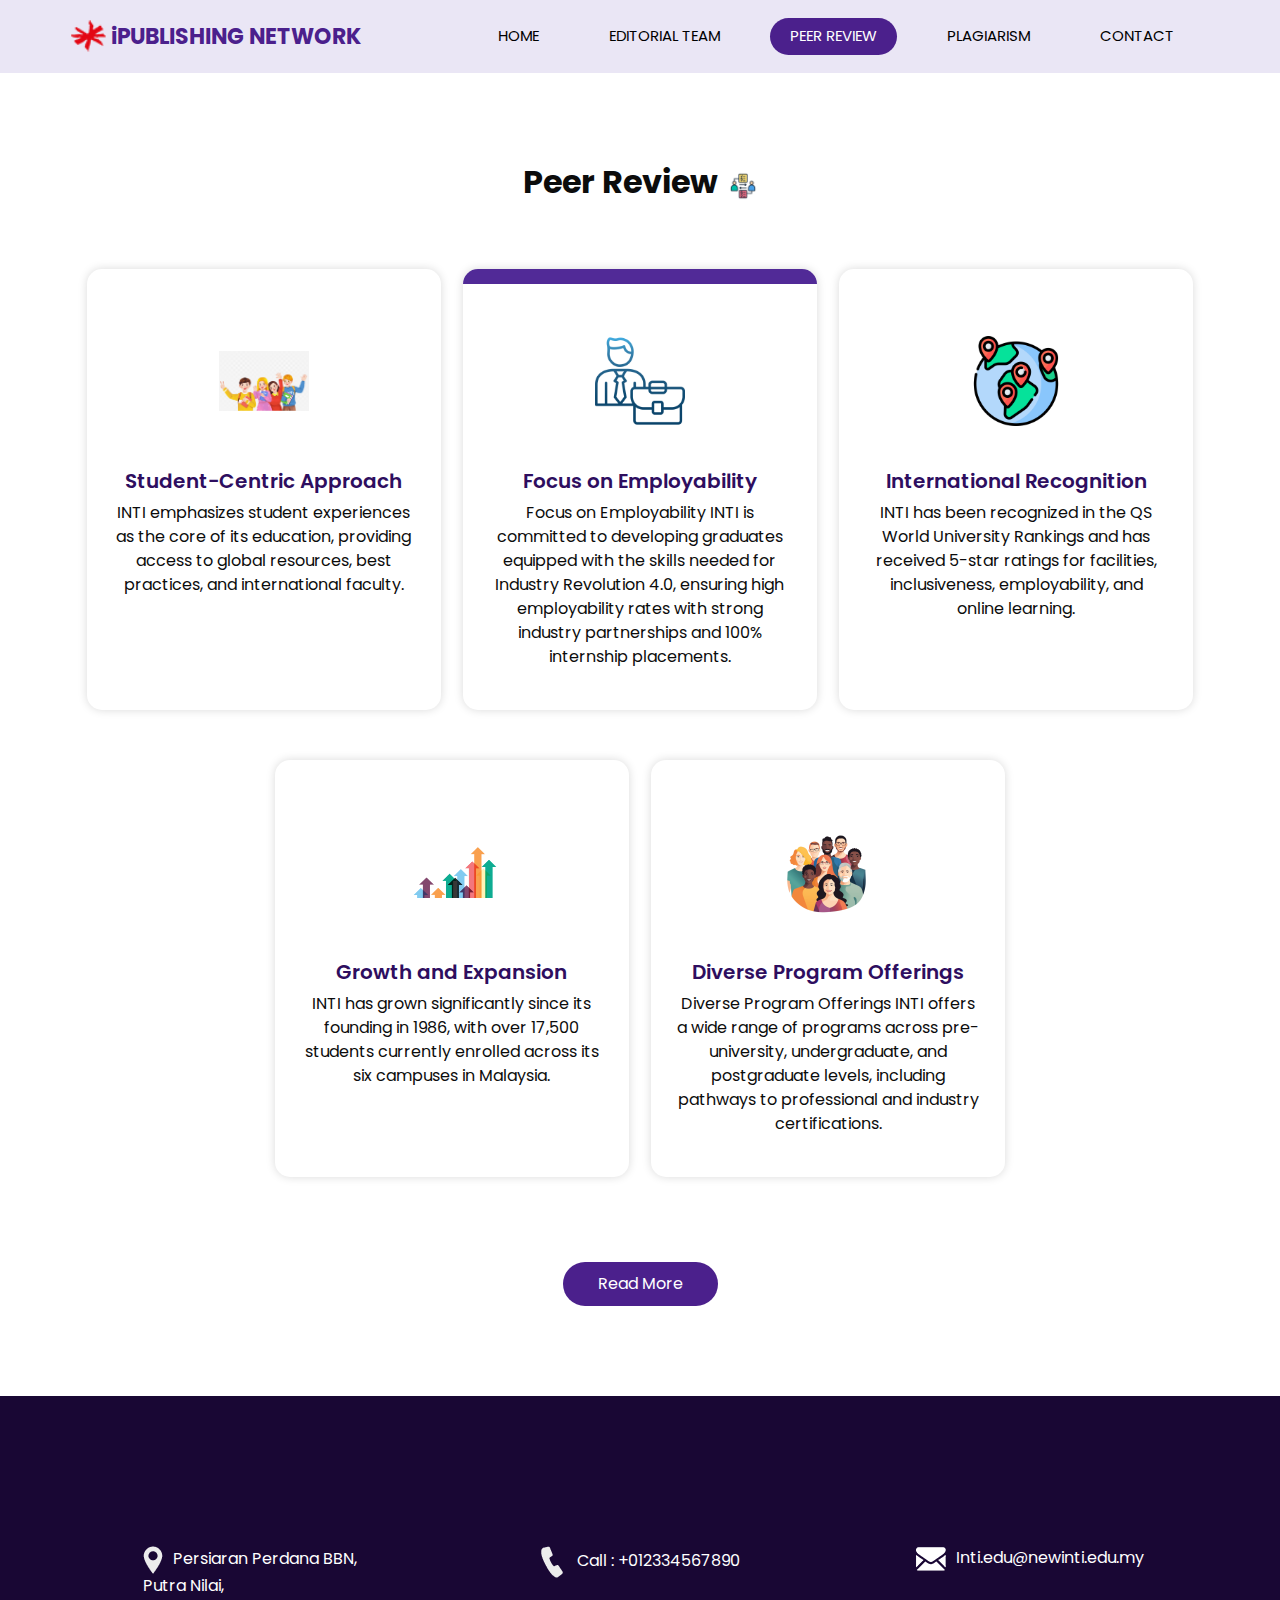
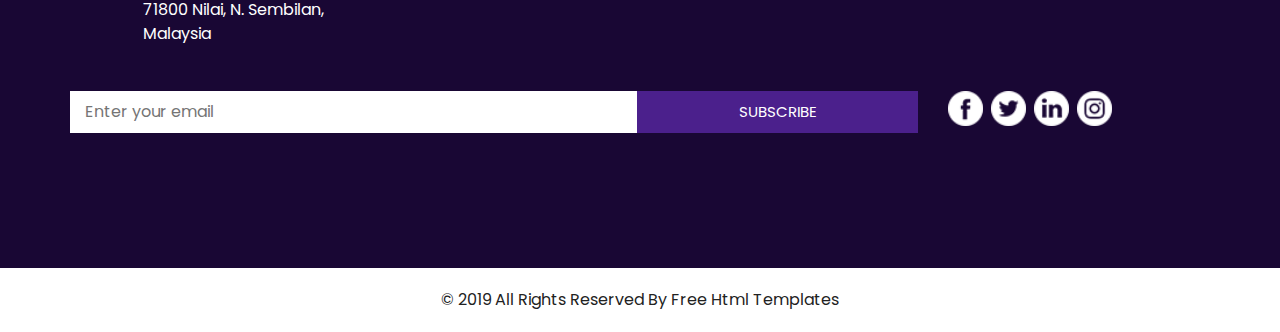
<file: peer review.html>
<!DOCTYPE html>
<html>

<head>

<!-- Google tag (gtag.js) -->
<script async src="https://www.googletagmanager.com/gtag/js?id=G-LF225X9760"></script>
<script>
  window.dataLayer = window.dataLayer || [];
  function gtag(){dataLayer.push(arguments);}
  gtag('js', new Date());

  gtag('config', 'G-LF225X9760');
</script>
	
  <!-- Basic -->
  <meta charset="utf-8" />
  <meta http-equiv="X-UA-Compatible" content="IE=edge" />
  <!-- Mobile Metas -->
  <meta name="viewport" content="width=device-width, initial-scale=1, shrink-to-fit=no" />
  <!-- Site Metas -->
  <meta name="keywords" content="" />
  <meta name="description" content="" />
  <meta name="author" content="" />

  <title>Page 3</title>

  <!-- slider stylesheet -->
  <link rel="stylesheet" type="text/css" href="https://cdnjs.cloudflare.com/ajax/libs/OwlCarousel2/2.1.3/assets/owl.carousel.min.css" />

  <!-- bootstrap core css -->
  <link rel="stylesheet" type="text/css" href="css/bootstrap.css" />

  <!-- fonts style -->
  <link href="https://fonts.googleapis.com/css?family=Poppins:400,600,700&display=swap" rel="stylesheet">
  <!-- Custom styles for this template -->
  <link href="css/style.css" rel="stylesheet" />
  <!-- responsive style -->
  <link href="css/responsive.css" rel="stylesheet" />
</head>

<body class="sub_page">

  <div class="hero_area">
    <!-- header section strats -->
    <header class="header_section">
      <div class="container">
        <nav class="navbar navbar-expand-lg custom_nav-container ">
          <a class="navbar-brand" href="index.html">
            <img src="images/inti_logo.png" alt="">
            <span>
              iPUBLISHING NETWORK
            </span>
          </a>
          <button class="navbar-toggler" type="button" data-toggle="collapse" data-target="#navbarSupportedContent" aria-controls="navbarSupportedContent" aria-expanded="false" aria-label="Toggle navigation">
            <span class="s-1"> </span>
            <span class="s-2"> </span>
            <span class="s-3"> </span>
          </button>

          <div class="collapse navbar-collapse" id="navbarSupportedContent">
            <div class="d-flex ml-auto flex-column flex-lg-row align-items-center">
              <ul class="navbar-nav  ">
                <li class="nav-item ">
                  <a class="nav-link" href="index.html">Home <span class="sr-only">(current)</span></a>
                </li>
                <li class="nav-item">
                  <a class="nav-link" href="editorial.html"> Editorial Team</a>
                </li>
                <li class="nav-item active">
                  <a class="nav-link" href="peer review.html"> Peer Review </a>
                </li>
                <li class="nav-item">
                  <a class="nav-link" href="plagiarism.html"> Plagiarism </a>
                </li>
                <li class="nav-item">
                  <a class="nav-link" href="contact.html">Contact </a>
                </li>
              </ul>
            </div>
          </div>
        </nav>
      </div>
    </header>
    <!-- end header section -->
  </div>


  <!-- service section -->
  <section class="service_section layout_padding">
    <div class="container">
      <div class="heading_container">
        <h2>
          Peer Review
        </h2>
        <img src="images/peer review iccon.png" alt="">
      </div>

      <div class="service_container">
        <div class="box">
          <div class="img-box">
            <img src="images/students.png" class="img1" alt="">
          </div>
          <div class="detail-box">
            <h5> Student-Centric Approach </h5>
            <p>
              INTI emphasizes student experiences as the core of its education, providing access to global resources, best practices, and international faculty.
            </p>
          </div>
        </div>
        <div class="box active">
          <div class="img-box">
            <img src="images/employability.png" class="img1" alt="">
          </div>
          <div class="detail-box">
            <h5> Focus on Employability </h5>
            <p>
              Focus on Employability 

              INTI is committed to developing graduates equipped with the skills needed for Industry Revolution 4.0, ensuring high employability rates with strong industry partnerships and 100% internship placements.
            </p>
          </div>
        </div>
        <div class="box">
          <div class="img-box">
            <img src="images/international.png" class="img1" alt="">
          </div>
          <div class="detail-box">
            <h5> International Recognition </h5>
            <p>
              INTI has been recognized in the QS World University Rankings and has received 5-star ratings for facilities, inclusiveness, employability, and online learning. 
            </p>
          </div>
        </div>
        <div class="box ">
          <div class="img-box">
            <img src="images/growth.png" class="img1" alt="">
          </div>
          <div class="detail-box">
            <h5>Growth and Expansion </h5>
            <p>
              INTI has grown significantly since its founding in 1986, with over 17,500 students currently enrolled across its six campuses in Malaysia.
            </p>
          </div>
        </div>
        <div class="box">
          <div class="img-box">
            <img src="images/diverse.png" class="img1" alt="">
          </div>
          <div class="detail-box">
            <h5> Diverse Program Offerings </h5>
            <p>
              Diverse Program Offerings 

              INTI offers a wide range of programs across pre-university, undergraduate, and postgraduate levels, including pathways to professional and industry certifications.
            </p>
          </div>
        </div>
      </div>
      <div class="btn-box">
        <a href="">
          Read More
        </a>
      </div>
    </div>
  </section>
  <!-- end service section -->


  <!-- info section -->

  <section class="info_section layout_padding">
    <div class="container">
      <div class="info_contact">
        <div class="row">
          <div class="col-md-4">
            <a href="">
              <img src="images/location-white.png" alt="">Persiaran Perdana BBN,<br>
Putra Nilai,<br>
71800 Nilai, N. Sembilan,<br>
Malaysia</a>
          </div>
          <div class="col-md-4">
            <a href="">
              <img src="images/telephone-white.png" alt="">
              <span>
                Call : +012334567890
              </span>
            </a>
          </div>
          <div class="col-md-4">
            <a href="">
              <img src="images/envelope-white.png" alt="">Inti.edu@newinti.edu.my
</a>
          </div>
        </div>
      </div>
      <div class="row">
        <div class="col-md-8 col-lg-9">
          <div class="info_form">
            <form action="">
              <input type="text" placeholder="Enter your email">
              <button>
                subscribe
              </button>
            </form>
          </div>
        </div>
        <div class="col-md-4 col-lg-3">
          <div class="info_social">
            <div>
              <a href="https://www.facebook.com/INTI.International.University.Malaysia/?locale=ms_MY">
                <img src="images/fb.png" alt="">
              </a>
            </div>
            <div>
              <a href="https://x.com/inti_edu?s=21">
                <img src="images/twitter.png" alt="">
              </a>
            </div>
            <div>
              <a href="https://my.linkedin.com/company/inti-international-university-malaysia">
                <img src="images/linkedin.png" alt="">
              </a>
            </div>
            <div>
              <a href="https://www.instagram.com/inti_edu/?hl=en">
                <img src="images/instagram.png" alt="">
              </a>
            </div>
          </div>
        </div>
      </div>

    </div>
  </section>

  <!-- end info section -->

  <!-- footer section -->
  <footer class="container-fluid footer_section">
    <div class="container">
      <div class="row">
        <div class="col-lg-7 col-md-9 mx-auto">
          <p>
            &copy; 2019 All Rights Reserved By
            <a href="https://html.design/">Free Html Templates</a>
          </p>
        </div>
      </div>
    </div>
  </footer>
  <!-- footer section -->


  <script src="js/jquery-3.4.1.min.js"></script>
  <script src="js/bootstrap.js"></script>


</body>

</html>
</file>
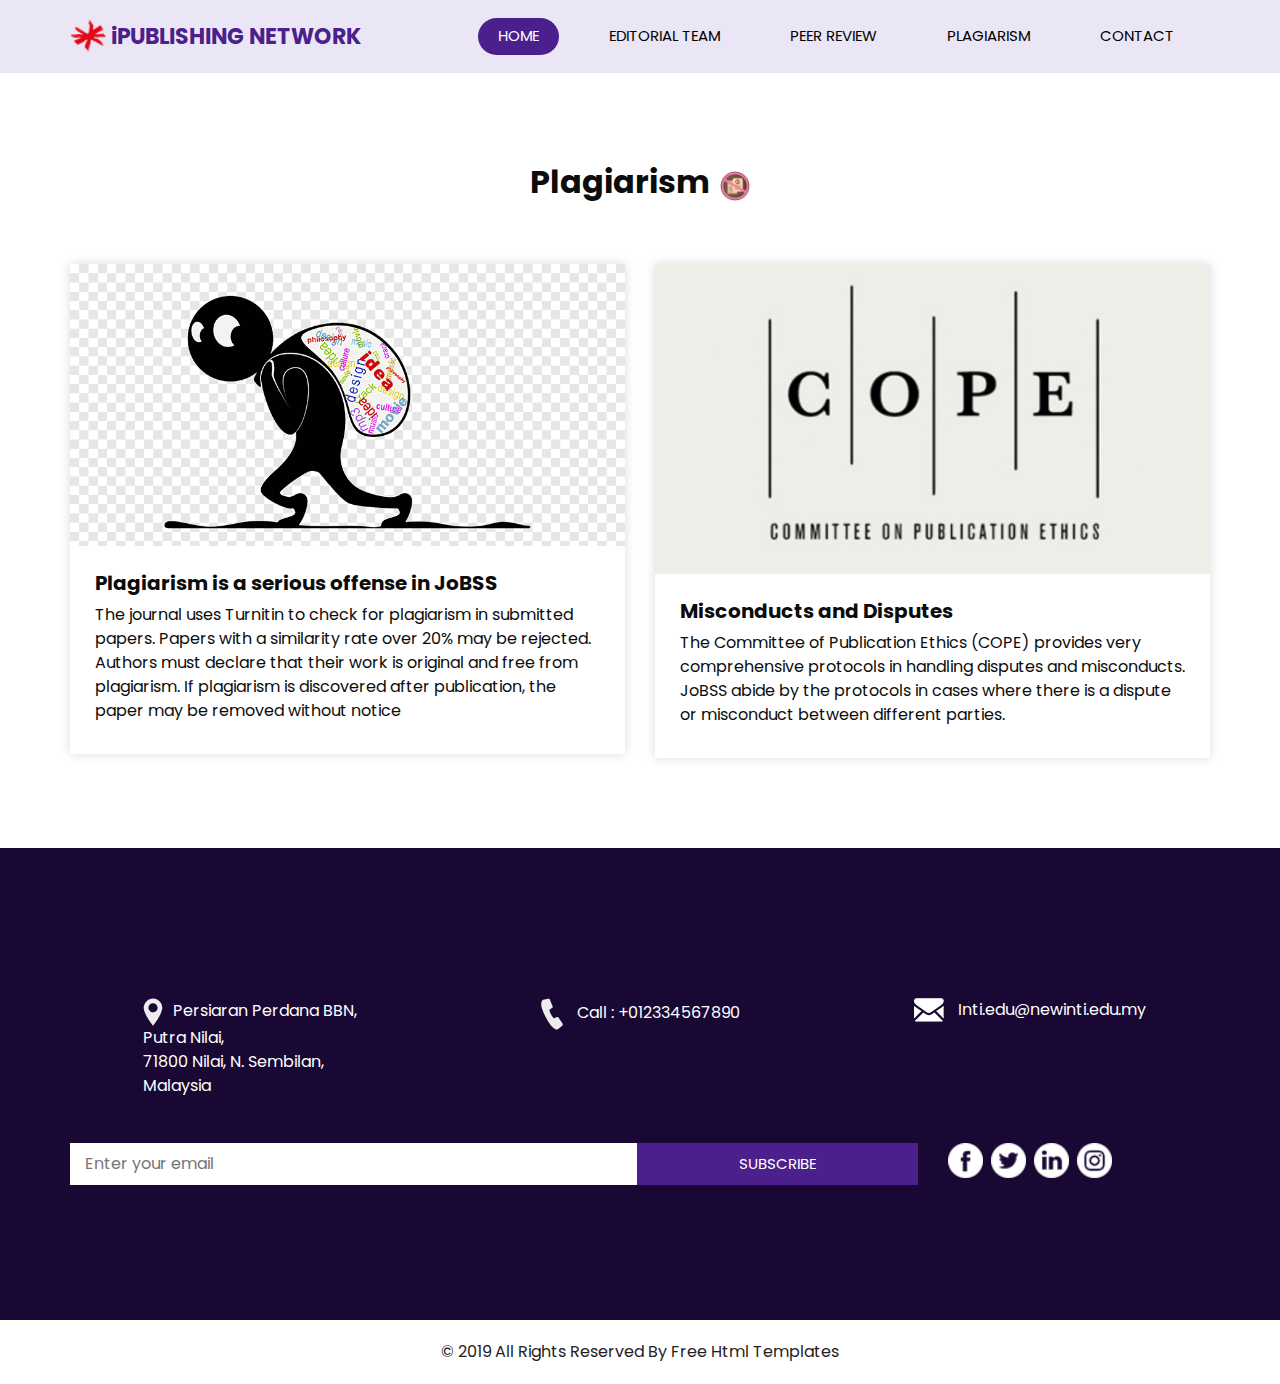
<file: plagiarism.html>
<!DOCTYPE html>
<html>

<head>

<!-- Google tag (gtag.js) -->
<script async src="https://www.googletagmanager.com/gtag/js?id=G-LF225X9760"></script>
<script>
  window.dataLayer = window.dataLayer || [];
  function gtag(){dataLayer.push(arguments);}
  gtag('js', new Date());

  gtag('config', 'G-LF225X9760');
</script>

  <!-- Basic -->
  <meta charset="utf-8" />
  <meta http-equiv="X-UA-Compatible" content="IE=edge" />
  <!-- Mobile Metas -->
  <meta name="viewport" content="width=device-width, initial-scale=1, shrink-to-fit=no" />
  <!-- Site Metas -->
  <meta name="keywords" content="" />
  <meta name="description" content="" />
  <meta name="author" content="" />

  <title>Page 4</title>

  <!-- slider stylesheet -->
  <link rel="stylesheet" type="text/css" href="https://cdnjs.cloudflare.com/ajax/libs/OwlCarousel2/2.1.3/assets/owl.carousel.min.css" />

  <!-- bootstrap core css -->
  <link rel="stylesheet" type="text/css" href="css/bootstrap.css" />

  <!-- fonts style -->
  <link href="https://fonts.googleapis.com/css?family=Poppins:400,600,700&display=swap" rel="stylesheet">
  <!-- Custom styles for this template -->
  <link href="css/style.css" rel="stylesheet" />
  <!-- responsive style -->
  <link href="css/responsive.css" rel="stylesheet" />
</head>

<body class="sub_page">

  <div class="hero_area">
    <!-- header section strats -->
    <header class="header_section">
      <div class="container">
        <nav class="navbar navbar-expand-lg custom_nav-container ">
          <a class="navbar-brand" href="index.html">
            <img src="images/inti_logo.png" alt="">
            <span>
              iPUBLISHING NETWORK
            </span>
          </a>
          <button class="navbar-toggler" type="button" data-toggle="collapse" data-target="#navbarSupportedContent" aria-controls="navbarSupportedContent" aria-expanded="false" aria-label="Toggle navigation">
            <span class="s-1"> </span>
            <span class="s-2"> </span>
            <span class="s-3"> </span>
          </button>

          <div class="collapse navbar-collapse" id="navbarSupportedContent">
            <div class="d-flex ml-auto flex-column flex-lg-row align-items-center">
              <ul class="navbar-nav  ">
                <li class="nav-item active">
                  <a class="nav-link" href="index.html">Home <span class="sr-only">(current)</span></a>
                </li>
                <li class="nav-item">
                  <a class="nav-link" href="editorial.html"> Editorial Team</a>
                </li>
                <li class="nav-item">
                  <a class="nav-link" href="peer review.html"> Peer Review </a>
                </li>
                <li class="nav-item">
                  <a class="nav-link" href="plagiarism.html"> Plagiarism </a>
                </li>
                <li class="nav-item">
                  <a class="nav-link" href="contact.html">Contact </a>
                </li>
              </ul>
            </div>
          </div>
        </nav>
      </div>
    </header>
    <!-- end header section -->
  </div>




  <!-- blog section -->

  <section class="blog_section layout_padding">
    <div class="container">
      <div class="heading_container">
        <h2>	Plagiarism</h2>
        <img src="images/plagiarism icon.png" alt="">
      </div>
      <div class="row">
        <div class="col-md-6">
          <div class="box">
            <div class="img-box">
              <img src="images/plagiarism icn.png" alt="">
            </div>
            <div class="detail-box">
              <h5>
                Plagiarism is a serious offense in JoBSS 
              </h5>
              <p>
                The journal uses Turnitin to check for plagiarism in submitted papers. Papers with a similarity rate over 20% may be rejected. Authors must declare that their work is original and free from plagiarism. If plagiarism is discovered after publication, the paper may be removed without notice
              </p>
            </div>
          </div>
        </div>
        <div class="col-md-6">
          <div class="box">
            <div class="img-box">
              <img src="images/COPE.jpg" alt="">
            </div>
            <div class="detail-box">
              <h5>Misconducts and Disputes</h5>
              <p>
                The Committee of Publication Ethics (COPE) provides very comprehensive protocols in handling disputes and misconducts. JoBSS abide by the protocols in cases where there is a dispute or misconduct between different parties. 
              </p>
            </div>
          </div>
        </div>
      </div>
    </div>
  </section>

  <!-- end blog section -->






  <!-- info section -->

  <section class="info_section layout_padding">
    <div class="container">
      <div class="info_contact">
        <div class="row">
          <div class="col-md-4">
            <a href="">
              <img src="images/location-white.png" alt="">Persiaran Perdana BBN,<br>
Putra Nilai,<br>
71800 Nilai, N. Sembilan,<br>
Malaysia</a>
          </div>
          <div class="col-md-4">
            <a href="">
              <img src="images/telephone-white.png" alt="">
              <span>
                Call : +012334567890
              </span>
            </a>
          </div>
          <div class="col-md-4">
            <a href="">
              <img src="images/envelope-white.png" alt="">
              <span>
                Inti.edu@newinti.edu.my

              </span>
            </a>
          </div>
        </div>
      </div>
      <div class="row">
        <div class="col-md-8 col-lg-9">
          <div class="info_form">
            <form action="">
              <input type="text" placeholder="Enter your email">
              <button>
                subscribe
              </button>
            </form>
          </div>
        </div>
        <div class="col-md-4 col-lg-3">
          <div class="info_social">
            <div>
              <a href="https://www.facebook.com/INTI.International.University.Malaysia/?locale=ms_MY">
                <img src="images/fb.png" alt="">
              </a>
            </div>
            <div>
              <a href="https://x.com/inti_edu?s=21">
                <img src="images/twitter.png" alt="">
              </a>
            </div>
            <div>
              <a href="https://my.linkedin.com/company/inti-international-university-malaysia">
                <img src="images/linkedin.png" alt="">
              </a>
            </div>
            <div>
              <a href="https://www.instagram.com/inti_edu/?hl=en">
                <img src="images/instagram.png" alt="">
              </a>
            </div>
          </div>
        </div>
      </div>

    </div>
  </section>

  <!-- end info section -->


  <!-- footer section -->
  <footer class="container-fluid footer_section">
    <div class="container">
      <div class="row">
        <div class="col-lg-7 col-md-9 mx-auto">
          <p>
            &copy; 2019 All Rights Reserved By
            <a href="https://html.design/">Free Html Templates</a>
          </p>
        </div>
      </div>
    </div>
  </footer>
  <!-- footer section -->


  <script src="js/jquery-3.4.1.min.js"></script>
  <script src="js/bootstrap.js"></script>

</body>

</html>
</file>
<file: css/style.css>
body {
  font-family: "Poppins", sans-serif;
  color: #0c0c0c;
  background-color: #ffffff;
}

.layout_padding {
  padding-top: 90px;
  padding-bottom: 90px;
}

.layout_padding2 {
  padding-top: 45px;
  padding-bottom: 45px;
}

.layout_padding2-top {
  padding-top: 45px;
}

.layout_padding2-bottom {
  padding-bottom: 45px;
}

.layout_padding-top {
  padding-top: 90px;
}

.layout_padding-bottom {
  padding-bottom: 90px;
}

.heading_container {
  display: -webkit-box;
  display: -ms-flexbox;
  display: flex;
  -webkit-box-pack: start;
      -ms-flex-pack: start;
          justify-content: flex-start;
  -webkit-box-align: center;
      -ms-flex-align: center;
          align-items: center;
  text-align: center;
}

.heading_container h2 {
  position: relative;
  font-weight: bold;
  margin-right: 10px;
}

.heading_container img {
  width: 30px;
}

/*header section*/
.hero_area {
  height: 98vh;
  position: relative;
  display: -webkit-box;
  display: -ms-flexbox;
  display: flex;
  -webkit-box-orient: vertical;
  -webkit-box-direction: normal;
      -ms-flex-direction: column;
          flex-direction: column;
  background-color: #eae6f5;
}

.sub_page .hero_area {
  height: auto;
}

.header_section .container {
  padding: 0;
}

.header_section .nav_container {
  margin: 0 auto;
}

.custom_nav-container .navbar-nav .nav-item .nav-link {
  padding: 7px 20px;
  margin: 10px 15px;
  color: #000000;
  text-align: center;
  border-radius: 35px;
  text-transform: uppercase;
  font-size: 15px;
}

.custom_nav-container .navbar-nav .nav-item.active .nav-link, .custom_nav-container .navbar-nav .nav-item:hover .nav-link {
  background-color: #4b208c;
  color: #ffffff;
}

a,
a:hover,
a:focus {
  text-decoration: none;
}

a:hover,
a:focus {
  color: initial;
}

.btn,
.btn:focus {
  outline: none !important;
  -webkit-box-shadow: none;
          box-shadow: none;
}

.custom_nav-container .nav_search-btn {
  background-image: url(../images/search-icon.png);
  background-size: 22px;
  background-repeat: no-repeat;
  background-position-y: 7px;
  width: 35px;
  height: 35px;
  padding: 0;
  border: none;
}

.navbar-brand {
  display: -webkit-box;
  display: -ms-flexbox;
  display: flex;
  -webkit-box-align: center;
      -ms-flex-align: center;
          align-items: center;
}

.navbar-brand img {
  margin-right: 5px;
  width: 35px;
}

.navbar-brand span {
  font-size: 22px;
  font-weight: 700;
  color: #4b208c;
}

.custom_nav-container {
  z-index: 99999;
}

.navbar-expand-lg .navbar-collapse {
  -webkit-box-align: end;
      -ms-flex-align: end;
          align-items: flex-end;
}

.custom_nav-container .navbar-toggler {
  outline: none;
}

.custom_nav-container .navbar-toggler {
  padding: 0;
  width: 37px;
  height: 42px;
}

.custom_nav-container .navbar-toggler span {
  display: block;
  width: 35px;
  height: 4px;
  background-color: #190734;
  margin: 7px 0;
  -webkit-transition: all .3s;
  transition: all .3s;
}

.custom_nav-container .navbar-toggler[aria-expanded="true"] .s-1 {
  -webkit-transform: rotate(45deg);
          transform: rotate(45deg);
  margin: 0;
  margin-bottom: -4px;
}

.custom_nav-container .navbar-toggler[aria-expanded="true"] .s-2 {
  display: none;
}

.custom_nav-container .navbar-toggler[aria-expanded="true"] .s-3 {
  -webkit-transform: rotate(-45deg);
          transform: rotate(-45deg);
  margin: 0;
  margin-top: -4px;
}

.custom_nav-container .navbar-toggler[aria-expanded="false"] .s-1,
.custom_nav-container .navbar-toggler[aria-expanded="false"] .s-2,
.custom_nav-container .navbar-toggler[aria-expanded="false"] .s-3 {
  -webkit-transform: none;
          transform: none;
}

/*end header section*/
/* slider section */
.slider_section {
  -webkit-box-flex: 1;
      -ms-flex: 1;
          flex: 1;
  display: -webkit-box;
  display: -ms-flexbox;
  display: flex;
  -webkit-box-align: center;
      -ms-flex-align: center;
          align-items: center;
  position: relative;
  z-index: 2;
  color: #3b3a3a;
  padding-bottom: 90px;
}

.slider_section .row {
  -webkit-box-align: center;
      -ms-flex-align: center;
          align-items: center;
}

.slider_section .detail_box {
  color: #000000;
}

.slider_section .detail_box h1 {
  text-transform: uppercase;
  font-weight: bold;
}

.slider_section .detail_box p {
  margin-top: 20px;
}

.slider_section .detail_box a {
  display: inline-block;
  padding: 10px 40px;
  background-color: #4b208c;
  color: #ffffff;
  border-radius: 35px;
  margin-top: 35px;
}

.slider_section .detail_box a:hover {
  background-color: #5625a1;
}

.slider_section .img_container {
  border: 7px solid #7b57b2;
  border-radius: 100%;
  overflow: hidden;
}

.slider_section .img_container div#carouselExampleContarols {
  width: 100%;
  position: unset;
}

.slider_section .img_container .img-box img {
  width: 100%;
}

.slider_section .carousel-control-prev,
.slider_section .carousel-control-next {
  top: initial;
  left: initial;
  bottom: 5%;
  right: 10%;
  width: 45px;
  height: 45px;
  border: none;
  border-radius: 100%;
  opacity: 1;
  background-repeat: no-repeat;
  background-size: 8px;
  background-position: center;
}

.slider_section .carousel-control-prev {
  background-image: url(../images/prev.png);
  background-color: #ffffff;
  -webkit-transform: translate(-85px, 30px);
          transform: translate(-85px, 30px);
}

.slider_section .carousel-control-next {
  background-image: url(../images/next.png);
  background-color: #4b208c;
  -webkit-transform: translate(-45px, 0);
          transform: translate(-45px, 0);
}

.service_section {
  text-align: center;
}

.service_section .heading_container {
  -webkit-box-pack: center;
      -ms-flex-pack: center;
          justify-content: center;
}

.service_section .service_container {
  display: -webkit-box;
  display: -ms-flexbox;
  display: flex;
  -webkit-box-pack: center;
      -ms-flex-pack: center;
          justify-content: center;
  padding: 35px 0;
  -ms-flex-wrap: wrap;
      flex-wrap: wrap;
}

.service_section .service_container .box {
  margin: 25px 1%;
  -ms-flex-preferred-size: 31%;
      flex-basis: 31%;
  padding: 35px 25px 25px;
  border-radius: 15px;
  -webkit-box-shadow: 0 0 10px 0 rgba(0, 0, 0, 0.15);
          box-shadow: 0 0 10px 0 rgba(0, 0, 0, 0.15);
  border-top: 15px solid transparent;
  overflow: hidden;
  -webkit-transition: all .1s;
  transition: all .1s;
}

.service_section .service_container .box .img-box {
  display: -webkit-box;
  display: -ms-flexbox;
  display: flex;
  -webkit-box-pack: center;
      -ms-flex-pack: center;
          justify-content: center;
  -webkit-box-align: center;
      -ms-flex-align: center;
          align-items: center;
  height: 125px;
}

.service_section .service_container .box .img-box img {
  width: 90px;
}

.service_section .service_container .box .detail-box {
  margin-top: 25px;
}

.service_section .service_container .box .detail-box h5 {
  color: #2e0e5f;
  font-weight: 600;
  position: relative;
}

.service_section .service_container .box:hover, .service_section .service_container .box.active {
  border-top: 15px solid #512a97;
}

.service_section .btn-box {
  display: -webkit-box;
  display: -ms-flexbox;
  display: flex;
  -webkit-box-pack: center;
      -ms-flex-pack: center;
          justify-content: center;
  margin-top: 25px;
}

.service_section .btn-box a {
  display: inline-block;
  padding: 10px 35px;
  background-color: #4b208c;
  color: #ffffff;
  border-radius: 35px;
}

.service_section .btn-box a:hover {
  background-color: #5625a1;
}

.about_section {
  background-color: #f3f0f6;
}

.about_section .row {
  -webkit-box-align: center;
      -ms-flex-align: center;
          align-items: center;
}

.about_section .img_container {
  display: -webkit-box;
  display: -ms-flexbox;
  display: flex;
  -webkit-box-orient: vertical;
  -webkit-box-direction: normal;
      -ms-flex-direction: column;
          flex-direction: column;
}

.about_section .img_container .img-box {
  border: 5px solid #7b57b2;
  border-radius: 100%;
  overflow: hidden;
}

.about_section .img_container .img-box.b1 {
  width: 70%;
}

.about_section .img_container .img-box.b2 {
  width: 50%;
  margin-left: auto;
  margin-top: -12%;
}

.about_section .img_container .img-box img {
  width: 100%;
}

.about_section .detail-box {
  margin-right: 15%;
}

.about_section .detail-box p {
	margin-top: 25px;
	color: #F70004;
}

.about_section .detail-box a {
  display: inline-block;
  padding: 10px 35px;
  background-color: #4b208c;
  color: #ffffff;
  border-radius: 5px;
  margin: 25px 0 45px 0;
}

.about_section .detail-box a:hover {
  background-color: #5625a1;
}

.blog_section .heading_container {
  -webkit-box-pack: center;
      -ms-flex-pack: center;
          justify-content: center;
}

.blog_section .heading_container h2::before {
  background-color: #ffffff;
}

.blog_section .box {
  margin-top: 55px;
  background-color: #ffffff;
  -webkit-box-shadow: 0 0 10px 0 rgba(0, 0, 0, 0.15);
          box-shadow: 0 0 10px 0 rgba(0, 0, 0, 0.15);
}

.blog_section .box .img-box {
  position: relative;
}

.blog_section .box .img-box img {
  width: 100%;
}

.blog_section .box .detail-box {
  padding: 25px 25px 15px;
}

.blog_section .box .detail-box h5 {
  font-weight: bold;
}

.contact_section {
  position: relative;
}

.contact_section form {
  margin-top: 45px;
  padding-right: 35px;
}

.contact_section input {
  width: 100%;
  border: none;
  height: 50px;
  margin-bottom: 25px;
  padding-left: 25px;
  background-color: transparent;
  outline: none;
  color: #101010;
  -webkit-box-shadow: 0px 2px 5px 0px rgba(0, 0, 0, 0.16);
  box-shadow: 0px 2px 5px 0px rgba(0, 0, 0, 0.16);
}

.contact_section input::-webkit-input-placeholder {
  color: #737272;
}

.contact_section input:-ms-input-placeholder {
  color: #737272;
}

.contact_section input::-ms-input-placeholder {
  color: #737272;
}

.contact_section input::placeholder {
  color: #737272;
}

.contact_section input.message-box {
  height: 120px;
}

.contact_section button {
  border: none;
  display: inline-block;
  padding: 12px 45px;
  background-color: #4b208c;
  color: #ffffff;
  border-radius: 0px;
  margin-top: 35px;
}

.contact_section button:hover {
  background-color: #5625a1;
}

.contact_section .map_container {
  height: 100%;
  min-height: 325px;
}

.contact_section .map_container .map-responsive {
  height: 100%;
}

.footer_bg {
  background-image: url(../images/footer-bg.png);
  background-size: cover;
  background-position: top;
}

/* info section */
.info_section {
  background-color: #190734;
  color: #ffffff;
}

.info_section h6 {
  font-weight: bold;
}

.info_section .info_contact {
  margin-top: 60px;
  margin-bottom: 45px;
}

.info_section .info_contact .col-md-4 {
  display: -webkit-box;
  display: -ms-flexbox;
  display: flex;
  -webkit-box-pack: center;
      -ms-flex-pack: center;
          justify-content: center;
}

.info_section .info_contact a {
  color: #ffffff;
}

.info_section .info_contact img {
  max-width: 100%;
  margin-right: 10px;
}

.info_section .info_form {
  margin: 0 auto;
  margin-bottom: 45px;
}

.info_section .info_form h4 {
  text-transform: uppercase;
  text-align: center;
  margin-bottom: 20px;
}

.info_section .info_form form {
  display: -webkit-box;
  display: -ms-flexbox;
  display: flex;
  -webkit-box-align: center;
      -ms-flex-align: center;
          align-items: center;
}

.info_section .info_form form input {
  background-color: #ffffff;
  border: none;
  -webkit-box-flex: 2.5;
      -ms-flex: 2.5;
          flex: 2.5;
  outline: none;
  color: #000000;
  min-height: 42.4px;
  padding-left: 15px;
}

.info_section .info_form form input ::-webkit-input-placeholder {
  color: #ffffff;
  opacity: 0.2;
}

.info_section .info_form form input :-ms-input-placeholder {
  color: #ffffff;
  opacity: 0.2;
}

.info_section .info_form form input ::-ms-input-placeholder {
  color: #ffffff;
  opacity: 0.2;
}

.info_section .info_form form input ::placeholder {
  color: #ffffff;
  opacity: 0.2;
}

.info_section .info_form form button {
  -webkit-box-flex: 1;
      -ms-flex: 1;
          flex: 1;
  border: none;
  display: inline-block;
  padding: 10px 30px;
  background-color: #4b208c;
  color: #ffffff;
  border-radius: 0;
  font-size: 15px;
  text-transform: uppercase;
}

.info_section .info_form form button:hover {
  background-color: #5625a1;
}

.info_section .box {
  display: -webkit-box;
  display: -ms-flexbox;
  display: flex;
}

.info_section .info_social {
  display: -webkit-box;
  display: -ms-flexbox;
  display: flex;
}

.info_section .info_social img {
  width: 35px;
  margin-right: 8px;
}

/* end info section */
/* footer section*/
.footer_section {
  display: -webkit-box;
  display: -ms-flexbox;
  display: flex;
  -webkit-box-pack: center;
      -ms-flex-pack: center;
          justify-content: center;
  position: relative;
}

.footer_section p {
  color: #222222;
  margin: 0 auto;
  text-align: center;
  padding: 20px;
}

.footer_section p a {
  color: #222222;
}
/*# sourceMappingURL=style.css.map */
</file>
<file: css/responsive.css>
@media (max-width: 1120px) {}

@media (max-width: 992px) {

  .hero_area {
    height: auto;
  }

  .header_section {
    padding-top: 10px;
  }

  #navbarSupportedContent {
    margin-top: 25px;
  }

  .slider_section {

    padding-top: 75px;
    padding-bottom: 150px;

  }

  .about_section .img-box {
    margin: 0 5%;
  }

  .about_section .detail-box {
    margin-right: 5%;
  }

  .service_section .service_container .box {
    -ms-flex-preferred-size: 48%;
    flex-basis: 48%;
  }

  .about_section .img_container .img-box.b2 {
    margin-top: -5%;
  }

}

@media (max-width: 768px) {


  .slider_section .detail_box {
    text-align: center;
  }

  .slider_section .img_content {
    margin-top: 55px;
  }

  .contact_section .map_container {
    margin-top: 45px;
  }

  .info_section .info_contact a {
    margin-bottom: 15px;
  }

  .info_section .info_social {
    justify-content: center;
  }

  .service_section .service_container .box {
    flex-basis: 98%;
  }

  .contact_section form {
    padding-right: 0;
  }

  .info_section .info_contact a {
    text-align: center;
  }
}

@media (max-width: 576px) {
  .about_section .img_container .img-box.b1 {
    width: 80%;
  }

  .about_section .img_container .img-box.b2 {
    width: 55%;
  }

  .info_section .info_form form {
    flex-direction: column;
  }

  .info_section .info_form form input {
    width: 100%;
  }

  .info_section .info_form form button {
    margin-top: 15px;
    padding: 10px 40px;
  }
}

@media (max-width: 480px) {}

@media (max-width: 420px) {

  .slider_section .carousel-control-prev,
  .slider_section .carousel-control-next {
    right: 0;
  }
}

@media (max-width: 360px) {}

@media (min-width: 1200px) {
  .container {
    max-width: 1170px;
  }
}
</file>
